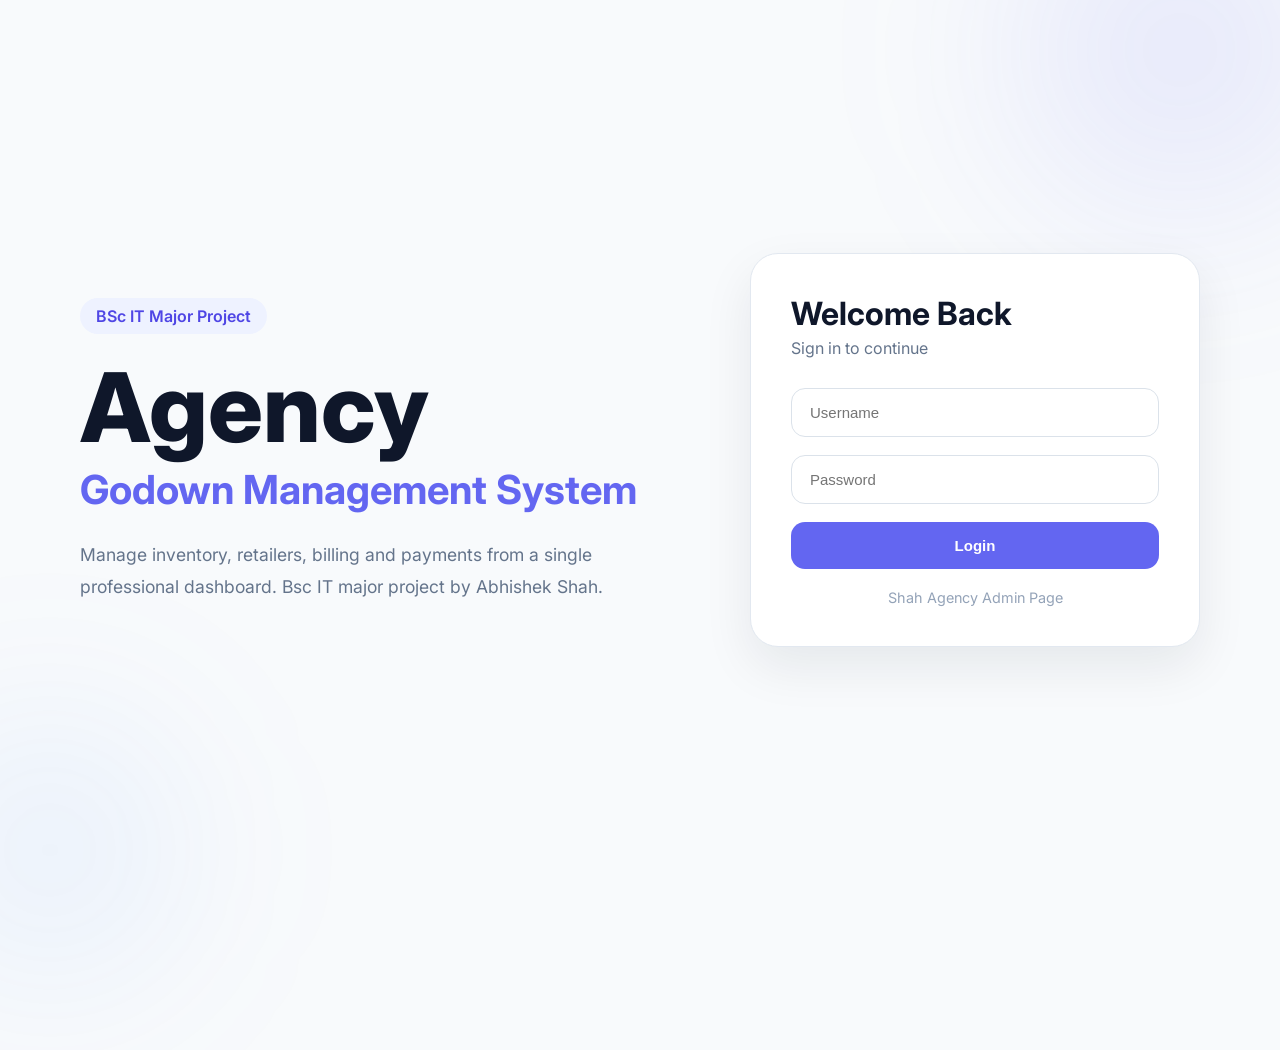
<file: frontend/index.html>
<!DOCTYPE html>
<html lang="en">
<head>
    <meta charset="UTF-8">
    <meta name="viewport" content="width=device-width, initial-scale=1.0">
    <title>Admin Login - Shah Agency</title>

    <link rel="stylesheet" href="css/login.css">
</head>
<body>

<div class="login-container">

    <div class="brand-side">

        <div class="brand-badge">
            BSc IT Major Project
        </div>

        <h1>
            Agency
        </h1>

        <h2>
            Godown Management System
        </h2>

        <p>
            Manage inventory, retailers, billing and payments
            from a single professional dashboard. Bsc IT major project by Abhishek Shah.
        </p>

    </div>

    <div class="login-card">

        <div class="login-header">
            <h2>Welcome Back</h2>
            <p>Sign in to continue</p>
        </div>

        <!-- SAME IDS -->
        <input
            type="text"
            id="username"
            placeholder="Username"
        >

        <input
            type="password"
            id="password"
            placeholder="Password"
        >

        <!-- SAME FUNCTION -->
        <button onclick="loginAPI()">
            Login
        </button>

        <div class="footer-note">
            Shah Agency Admin Page
        </div>

    </div>

</div>

<script>
    function loginAPI() {

        const user = document.getElementById('username').value;
        const pass = document.getElementById('password').value;

        if (user === 'abhishek' && pass === 'shahadmin123') {

            localStorage.setItem(
                'auth_token',
                'shah_agency_secure_token'
            );

            window.location.href = 'dashboard.html';

        } else {

            alert(
                'Wrong Username or Password! try again.'
            );

        }
    }
</script>

</body>
</html>
</file>
<file: frontend/css/login.css>
@import url('https://fonts.googleapis.com/css2?family=Inter:wght@400;500;600;700;800&display=swap');

*{
    margin:0;
    padding:0;
    box-sizing:border-box;
}

body{
    font-family:'Inter',sans-serif;

    min-height:100vh;

    background:#f8fafc;

    display:flex;
    justify-content:center;
    align-items:center;

    overflow:hidden;

    position:relative;
}

/* Glow Effects */

body::before{
    content:'';

    position:absolute;

    width:500px;
    height:500px;

    top:-200px;
    right:-150px;

    border-radius:50%;

    background:
    radial-gradient(
        rgba(99,102,241,.15),
        transparent 70%
    );

    filter:blur(80px);
}

body::after{
    content:'';

    position:absolute;

    width:400px;
    height:400px;

    bottom:-150px;
    left:-150px;

    border-radius:50%;

    background:
    radial-gradient(
        rgba(59,130,246,.10),
        transparent 70%
    );

    filter:blur(80px);
}

.login-container{
    width:100%;
    max-width:1200px;

    display:grid;
    grid-template-columns:1fr 450px;

    gap:80px;

    padding:40px;

    position:relative;
    z-index:2;
}

/* Left Side */

.brand-side{
    display:flex;
    flex-direction:column;
    justify-content:center;
}

.brand-badge{
    display:inline-block;

    width:max-content;

    padding:8px 16px;

    border-radius:999px;

    background:#eef2ff;

    color:#4f46e5;

    font-weight:600;

    margin-bottom:25px;
}

.brand-side h1{
    font-size:6rem;

    font-weight:800;

    line-height:1;

    color:#0f172a;
}

.brand-side h1 span{
    color:#6366f1;
}

.brand-side h2{
    font-size:2.5rem;

    margin-top:10px;

    color:#6366f1;
}

.brand-side p{
    margin-top:25px;

    font-size:1.1rem;

    line-height:1.8;

    color:#64748b;

    max-width:550px;
}

/* Login Card */

.login-card{
    background:white;

    padding:40px;

    border-radius:28px;

    border:1px solid #e2e8f0;

    box-shadow:
    0 20px 50px rgba(15,23,42,.08);
}

.login-header{
    margin-bottom:30px;
}

.login-header h2{
    color:#0f172a;
    font-size:2rem;
}

.login-header p{
    color:#64748b;
    margin-top:5px;
}

.login-card input{
    width:100%;

    padding:15px 18px;

    margin-bottom:18px;

    border:1px solid #dbe2ea;

    border-radius:14px;

    font-size:15px;

    transition:.3s;
}

.login-card input:focus{
    outline:none;

    border-color:#6366f1;

    box-shadow:
    0 0 0 4px rgba(99,102,241,.12);
}

.login-card button{
    width:100%;

    padding:15px;

    border:none;

    border-radius:14px;

    cursor:pointer;

    font-weight:600;

    font-size:15px;

    color:white;

    background:#6366f1;

    transition:.3s;
}

.login-card button:hover{
    background:#4f46e5;
    transform:translateY(-2px);
}

.footer-note{
    margin-top:20px;

    text-align:center;

    color:#94a3b8;

    font-size:.9rem;
}

/* Mobile */

@media(max-width:900px){

    .login-container{
        grid-template-columns:1fr;
        gap:40px;
    }

    .brand-side{
        text-align:center;
    }

    .brand-side h1{
        font-size:4rem;
    }

    .brand-side h2{
        font-size:2rem;
    }
}
</file>
<file: frontend/css/style.css>
@import url('https://fonts.googleapis.com/css2?family=Inter:wght@300;400;600&display=swap');

:root {
    --bg-color: #FCFBF7;       /* Soft Warm White */
    --card-bg: #FFFFFF;        /* Crisp White */
    --primary-text: #3A3A3A;   /* Deep Charcoal */
    --secondary-text: #707070; /* Muted Grey */
    --accent-color: #A0522D;   /* Muted Terracotta */
    --navbar-bg: #2D2D2D;      /* Deep Espresso */
    --border-color: #E0E0E0;   /* Light Neutral Border */
}

* {
    box-sizing: border-box;
    margin: 0;
    padding: 0;
}

body {
    font-family: 'Inter', -apple-system, sans-serif;
    background-color: var(--bg-color);
    color: var(--primary-text);
    line-height: 1.6;
    padding-bottom: 50px;
}

/* Navbar */
.navbar {
    background-color: var(--navbar-bg);
    color: #FFFFFF;
    padding: 1rem 2rem;
    display: flex;
    justify-content: space-between;
    align-items: center;
}

.navbar ul {
    list-style: none;
    display: flex;
    gap: 20px;
}

.navbar ul li a {
    color: #D1D1D1;
    text-decoration: none;
    font-size: 0.9rem;
    font-weight: 500;
}

.navbar ul li a:hover {
    color: #FFFFFF;
}

/* Containers & Density */
.page-container {
    max-width: 1200px;
    margin: 2rem auto;
    padding: 0 1rem;
}

.box-card {
    background: var(--card-bg);
    padding: 1.5rem;          /* Density preserved */
    border-radius: 4px;
    border: 1px solid var(--border-color);
    margin-bottom: 1.5rem;
}

/* Forms */
.input-group {
    margin-bottom: 1rem;
}

.input-group label {
    display: block;
    font-size: 0.8rem;
    font-weight: 600;
    margin-bottom: 0.4rem;
    text-transform: uppercase;
    color: var(--secondary-text);
}

.input-group input, 
.input-group select {
    width: 100%;
    padding: 0.75rem;
    border: 1px solid var(--border-color);
    border-radius: 2px;
    font-family: inherit;
    font-size: 0.95rem;
}

.primary-btn {
    background-color: var(--accent-color);
    color: white;
    padding: 0.75rem 1.5rem;
    border: none;
    border-radius: 2px;
    cursor: pointer;
    font-weight: 600;
    width: 100%;
}

.primary-btn:hover {
    background-color: #8B4513;
}

/* Tables */
.data-table {
    width: 100%;
    border-collapse: collapse;
    margin-top: 1rem;
}

.data-table th {
    text-align: left;
    font-size: 0.75rem;
    color: var(--secondary-text);
    padding: 1rem;
    border-bottom: 2px solid var(--border-color);
    text-transform: uppercase;
}

.data-table td {
    padding: 1rem;
    border-bottom: 1px solid var(--border-color);
    font-size: 0.9rem;
}

/* Dashboard Grid */
.cards-wrapper {
    display: flex;
    gap: 20px;
}

.card {
    background: var(--card-bg);
    padding: 1.5rem;
    border-radius: 4px;
    border: 1px solid var(--border-color);
    flex: 1;
}

.card h3 {
    font-size: 0.8rem;
    color: var(--secondary-text);
    text-transform: uppercase;
}

.split-layout {
    display: grid;
    grid-template-columns: 1fr 1fr;
    gap: 20px;
    margin-top: 20px;
}
</file>
